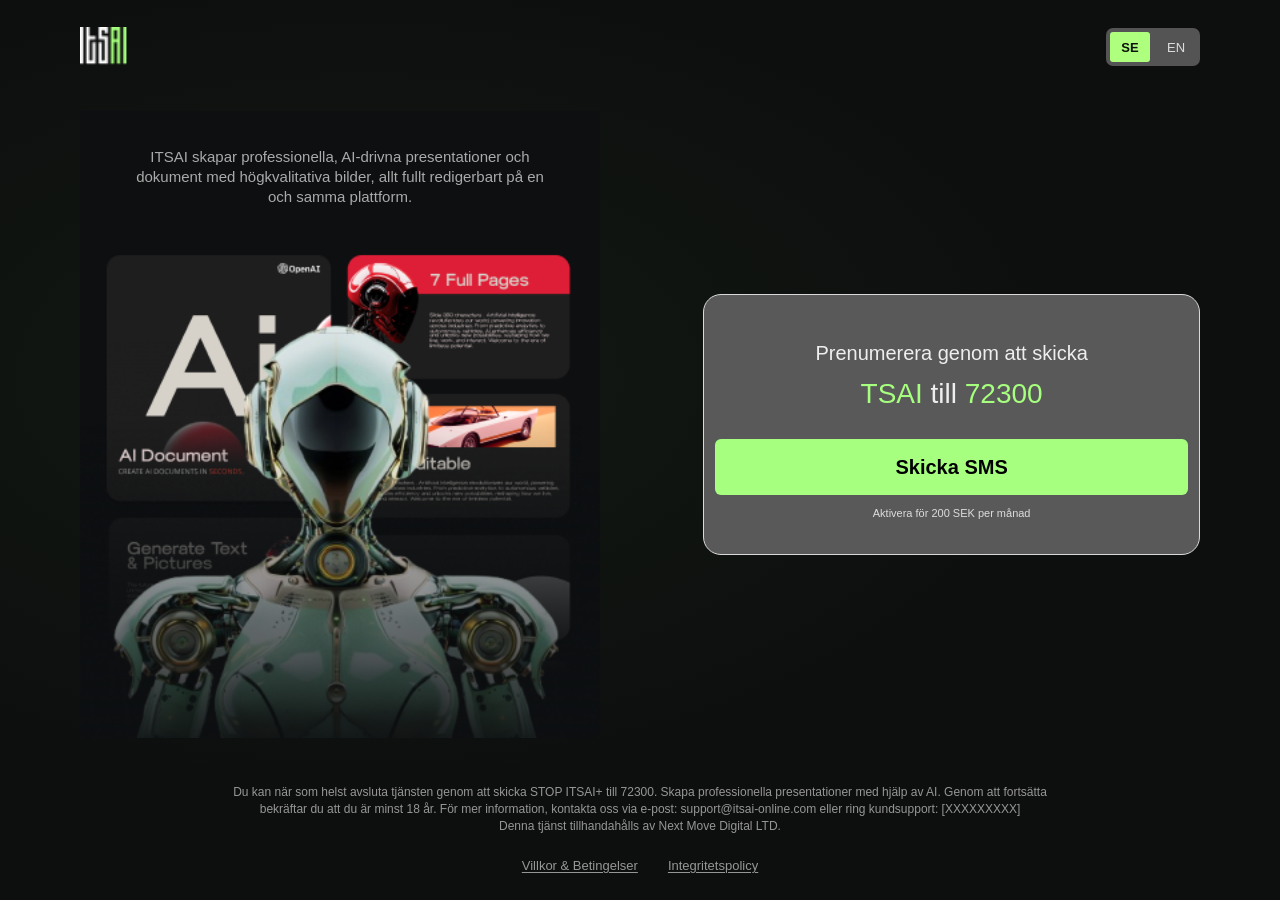
<file: index.html>
<!doctype html>
<html lang="sv">
<head>
  <meta charset="utf-8">
  <meta name="viewport" content="width=device-width, initial-scale=1">
  <meta name="theme-color" content="#0d0f0e">
  <meta name="robots" content="noindex,nofollow">
  <title>ITSAI | Prenumerera med SMS</title>
  <link rel="icon" href="data:,">
  <link rel="stylesheet" href="styles.css?v=20261030-3">
  <link rel="stylesheet" href="click2sms.css?v=20261030-3">
  <link rel="stylesheet" href="sms-card.css?v=20261030-3">
  <script src="flow.js?v=20261030-3" defer></script>
  <script src="click2sms.js?v=20261030-3" defer></script>
</head>
<body class="sms-page" data-service="itsai" data-flow-page="c2s">
<div class="site">
  <header class="brandbar">
    <a class="brand" href="home.html" aria-label="ITSAI – startsida" data-home><img src="logo.png" width="29" height="23" alt="ITSAI"></a>
    <nav class="language-switch" aria-label="Språk / Language">
      <button type="button" data-language="sv" lang="sv" aria-label="Svenska" aria-pressed="true">SE</button>
      <button type="button" data-language="en" lang="en" aria-label="English" aria-pressed="false">EN</button>
    </nav>
  </header>
  <main class="landing-content">
    <section class="hero" aria-label="ITSAI AI-presentationer" data-hero>
      <img class="hero-art" src="img.png" width="390" height="470" alt="En futuristisk robot framför exempel på AI-genererade presentationer och dokument." fetchpriority="high" data-robot>
      <h1 class="intro" data-i18n="intro">ITSAI skapar professionella, AI-drivna presentationer och dokument med högkvalitativa bilder, allt fullt redigerbart på en och samma plattform.</h1>
    </section>
    <section class="form-card sms-card" aria-labelledby="sms-instruction">
      <h2 id="sms-instruction" class="sms-instruction" data-i18n="subscribe">Prenumerera genom att skicka</h2>
      <p class="sms-destination"><span>TSAI</span> <span class="destination-to" data-i18n="to">till</span> <span>72300</span></p>
      <a class="cta sms-button" id="sms-button" href="sms:72300?body=TSAI" data-i18n="sendSms" aria-describedby="price">Skicka SMS</a>
      <p class="price" id="price" data-i18n="price">Aktivera för 200 SEK per månad</p>
      <p class="sms-status" id="sms-status" role="status" aria-live="polite" hidden></p>
    </section>
  </main>
  <footer class="site-footer">
    <p class="disclaimer"><span data-i18n="disclaimer">Du kan när som helst avsluta tjänsten genom att skicka STOP ITSAI+ till 72300. Skapa professionella presentationer med hjälp av AI. Genom att fortsätta bekräftar du att du är minst 18 år. För mer information, kontakta oss via e-post: </span><a href="mailto:support@itsai-online.com">support@itsai-online.com</a><span data-i18n="supportPhone"> eller ring kundsupport: </span><span>[XXXXXXXXX]</span><br><span data-i18n="provider">Denna tjänst tillhandahålls av Next Move Digital LTD.</span></p>
    <nav class="footer-links" aria-label="Juridisk information" data-footer-nav>
      <a href="terms.html?from=c2s&amp;lang=sv" data-legal="terms.html" data-i18n="terms">Villkor &amp; Betingelser</a>
      <a href="privacy.html?from=c2s&amp;lang=sv" data-legal="privacy.html" data-i18n="privacy">Integritetspolicy</a>
    </nav>
  </footer>
</div>
<dialog id="desktop-sms" class="sms-dialog" aria-labelledby="desktop-sms-title">
  <button class="dialog-close" type="button" data-close-dialog aria-label="Stäng">×</button>
  <h2 id="desktop-sms-title" data-i18n="desktopTitle">Fortsätt på din mobil</h2>
  <p data-i18n="desktopText">Öppna SMS-appen på din mobil och skicka följande meddelande:</p>
  <dl class="sms-details"><div><dt data-i18n="recipient">Mottagare</dt><dd>72300</dd></div><div><dt data-i18n="message">Meddelande</dt><dd>TSAI</dd></div></dl>
  <button class="copy-button" type="button" data-copy data-i18n="copy">Kopiera TSAI</button>
  <p class="dialog-price" data-i18n="price">Aktivera för 200 SEK per månad</p>
  <p class="copy-status" role="status" aria-live="polite" data-copy-status></p>
</dialog>
</body>
</html>
</file>
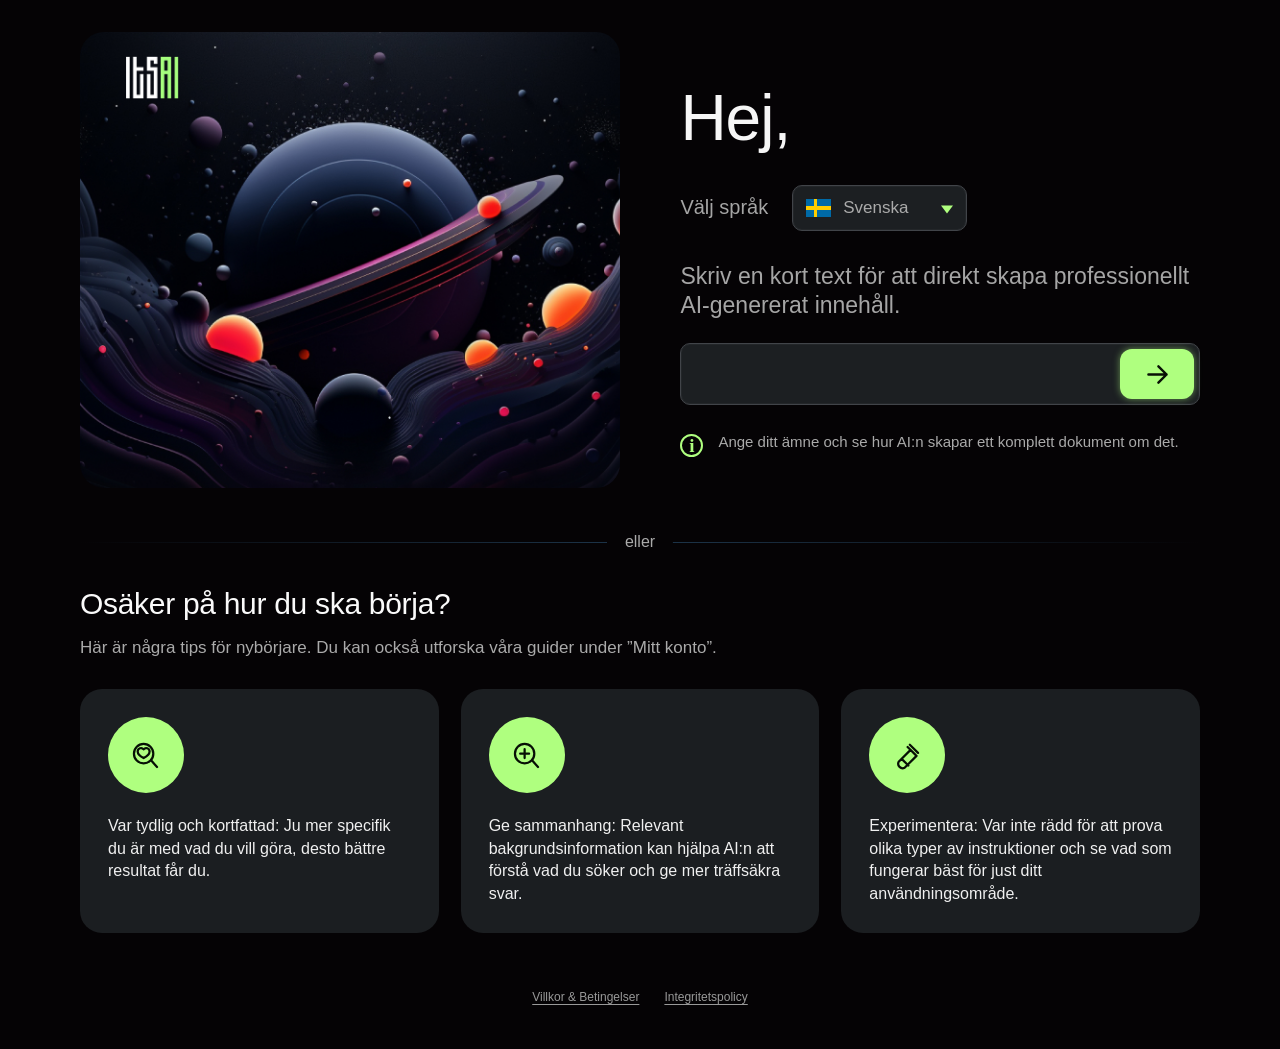
<file: home.html>
<!doctype html>
<html lang="sv">
<head>
  <meta charset="utf-8">
  <meta name="viewport" content="width=device-width, initial-scale=1">
  <meta name="theme-color" content="#0d0f0e">
  <meta name="robots" content="noindex,nofollow">
  <title>ITSAI | Skapa med AI</title>
  <link rel="icon" href="data:,">
  
  <link rel="stylesheet" href="click2sms.css?v=20261030-3">
  <script src="flow.js?v=20261030-3" defer></script>
  <script src="click2sms.js?v=20261030-3" defer></script>
</head>
<body class="writer-page" data-flow-page="writer">
<main class="writer">
  <div class="writer-top">
    <div class="space-art" role="img" aria-label="Ett mörkt rymdlandskap med färgstarka planeter" data-art>
      <a class="space-home" href="index.html" aria-label="ITSAI – startsida" data-home></a>
    </div>
    <section class="composer-pane" aria-labelledby="greeting">
      <h1 id="greeting" data-i18n="hello">Hej,</h1>
      <div class="language-row">
        <label for="language" data-i18n="selectLanguage">Välj språk</label>
        <div class="language-control">
          <span class="flag flag--sv" aria-hidden="true" data-flag></span>
          <select id="language" data-language-select>
            <option value="sv" lang="sv">Svenska</option>
            <option value="en" lang="en">English</option>
          </select>
          <span class="select-caret" aria-hidden="true"></span>
        </div>
      </div>
      <p class="writer-prompt" id="topic-prompt" data-i18n="prompt">Skriv en kort text för att direkt skapa professionellt AI-genererat innehåll.</p>
      <form class="topic-form" id="topic-form" action="index.html" method="get" novalidate>
        <input id="topic" type="text" autocomplete="off" aria-label="Ange ditt ämne" aria-describedby="topic-prompt topic-info">
        <button class="arrow-button" type="submit" aria-label="Fortsätt" data-arrow><svg viewBox="0 0 32 32" aria-hidden="true"><path d="M6 16h20M17 7l9 9-9 9"/></svg></button>
      </form>
      <div class="topic-info" id="topic-info">
        <span class="info-symbol" aria-hidden="true">i</span>
        <p data-i18n="topicInfo">Ange ditt ämne och se hur AI:n skapar ett komplett dokument om det.</p>
      </div>
    </section>
  </div>
  <section class="beginner-section" aria-labelledby="beginner-title">
    <div class="or-divider" aria-hidden="true"><span data-i18n="or">eller</span></div>
    <h2 id="beginner-title" data-i18n="beginnerTitle">Osäker på hur du ska börja?</h2>
    <p class="beginner-intro" data-i18n="beginnerIntro">Här är några tips för nybörjare. Du kan också utforska våra guider under ”Mitt konto”.</p>
    <div class="tips">
      <article class="tip-card"><span class="tip-icon"><svg viewBox="0 0 48 48" aria-hidden="true"><circle cx="21" cy="21" r="13"/><path d="m31 30 8 9M21 27s-8-4.4-8-9a4.5 4.5 0 0 1 8-2.7A4.5 4.5 0 0 1 29 18c0 4.6-8 9-8 9Z"/></svg></span><p data-i18n="tipClear">Var tydlig och kortfattad: Ju mer specifik du är med vad du vill göra, desto bättre resultat får du.</p></article>
      <article class="tip-card"><span class="tip-icon"><svg viewBox="0 0 48 48" aria-hidden="true"><circle cx="21" cy="21" r="13"/><path d="m31 30 8 9M21 15v12M15 21h12"/></svg></span><p data-i18n="tipContext">Ge sammanhang: Relevant bakgrundsinformation kan hjälpa AI:n att förstå vad du söker och ge mer träffsäkra svar.</p></article>
      <article class="tip-card"><span class="tip-icon"><svg viewBox="0 0 48 48" aria-hidden="true"><path d="m28 9 11 11M25 12l11 11M29 16 13 32a6 6 0 0 0 8 8l16-16M17 28l9 9M13 32l4-4"/></svg></span><p data-i18n="tipExperiment">Experimentera: Var inte rädd för att prova olika typer av instruktioner och se vad som fungerar bäst för just ditt användningsområde.</p></article>
    </div>
  </section>
  
<footer class="flow-footer">
  <nav aria-label="Juridisk information" data-footer-nav>
    <a href="terms.html?from=writer&amp;lang=sv" data-legal="terms.html" data-i18n="terms">Villkor &amp; Betingelser</a>
    <a href="privacy.html?from=writer&amp;lang=sv" data-legal="privacy.html" data-i18n="privacy">Integritetspolicy</a>
  </nav>
</footer>
  <noscript><p class="flow-noscript">Du kan fortsätta till <a href="index.html">SMS-sidan</a>. / Continue to the <a href="index.html?lang=en">SMS page</a>.</p></noscript>
</main>
</body>
</html>
</file>
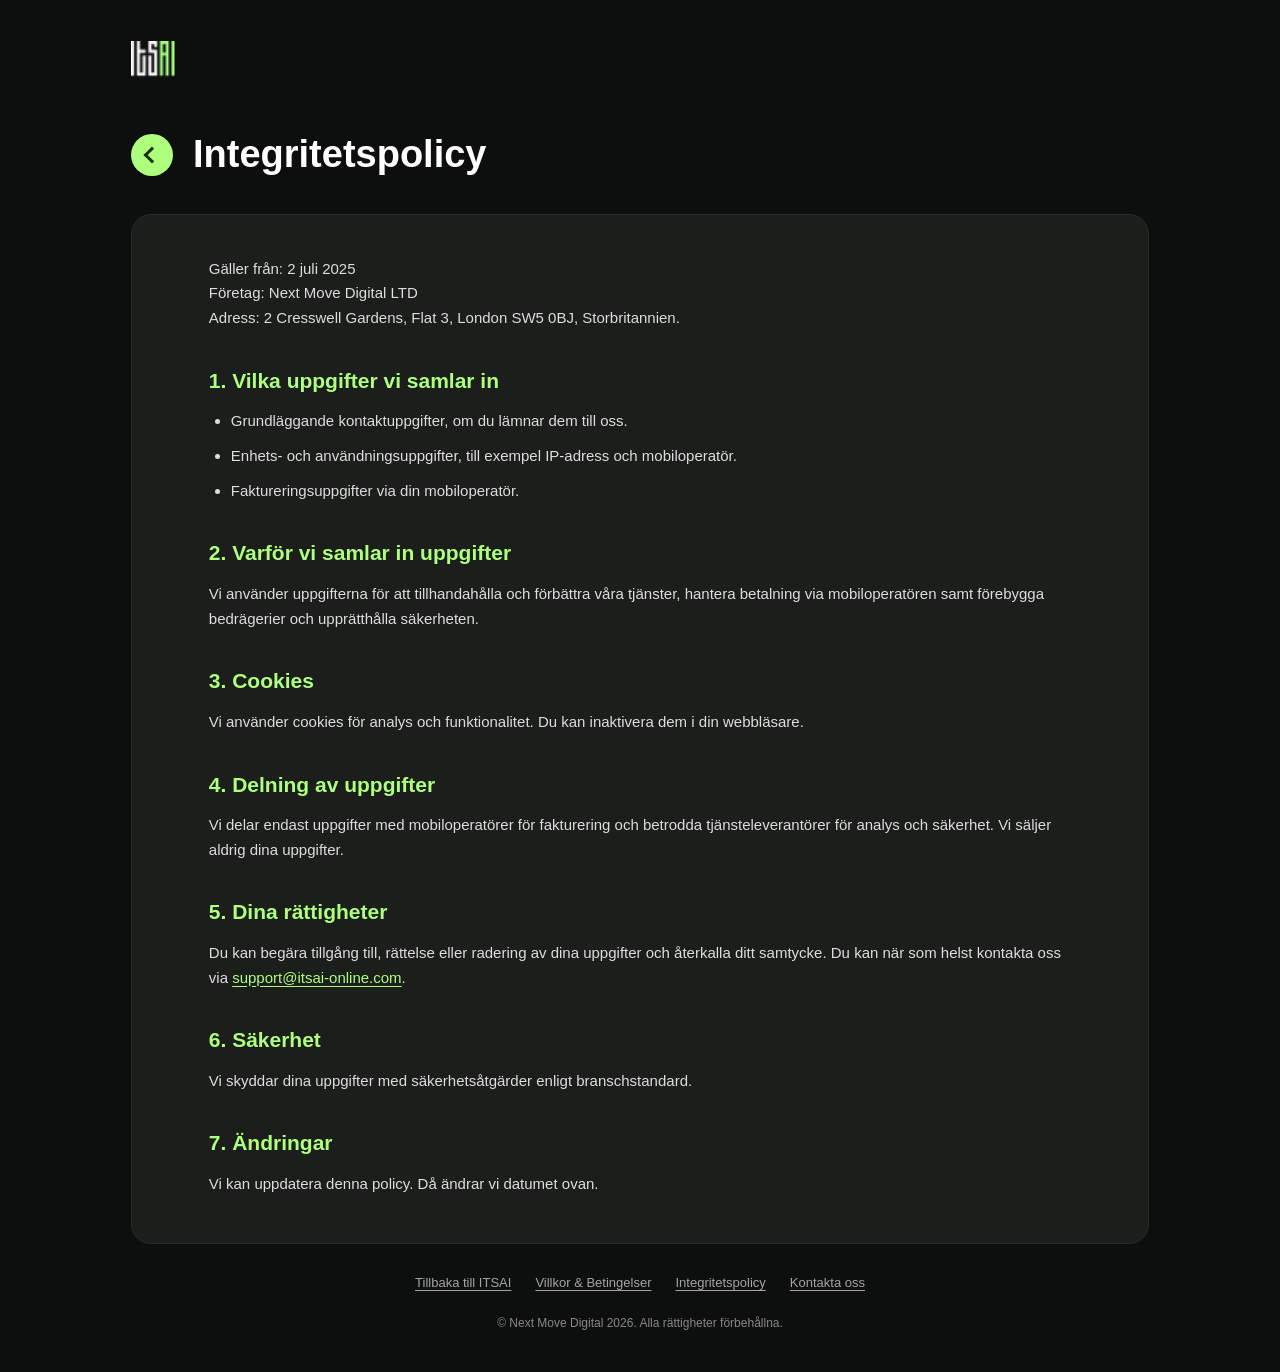
<file: privacy.html>
<!doctype html>
<html lang="sv">
<head>
  <meta charset="utf-8">
  <meta name="viewport" content="width=device-width, initial-scale=1">
  <meta name="theme-color" content="#0d0f0e">
  <meta name="robots" content="noindex,nofollow">
  <title>ITSAI | Integritetspolicy</title>
  <link rel="icon" href="data:,">
  <link rel="stylesheet" href="legal.css?v=20261030-3">
  <script src="legal.js?v=20261030-3" defer></script>
</head>
<body>
  <!-- Swedish translation of the official Next Move Digital privacy policy at https://www.nextmove.digital/privacy; service contact from the supplied design. -->
  <div class="legal-page">
    <div class="legal-brandbar"><a href="index.html" data-return aria-label="Tillbaka till ITSAI"><img src="logo.png" width="29" height="23" alt="ITSAI"></a></div>
    <header class="legal-header"><a class="legal-back" href="index.html" data-return aria-label="Tillbaka till ITSAI"><span class="chevron" aria-hidden="true"></span></a><h1>Integritetspolicy</h1></header>
    <main class="legal-card">
<p>Gäller från: 2 juli 2025<br>Företag: Next Move Digital LTD<br>Adress: 2 Cresswell Gardens, Flat 3, London SW5 0BJ, Storbritannien.</p>
<h2>1. Vilka uppgifter vi samlar in</h2>
<ul><li>Grundläggande kontaktuppgifter, om du lämnar dem till oss.</li><li>Enhets- och användningsuppgifter, till exempel IP-adress och mobiloperatör.</li><li>Faktureringsuppgifter via din mobiloperatör.</li></ul>
<h2>2. Varför vi samlar in uppgifter</h2>
<p>Vi använder uppgifterna för att tillhandahålla och förbättra våra tjänster, hantera betalning via mobiloperatören samt förebygga bedrägerier och upprätthålla säkerheten.</p>
<h2>3. Cookies</h2>
<p>Vi använder cookies för analys och funktionalitet. Du kan inaktivera dem i din webbläsare.</p>
<h2>4. Delning av uppgifter</h2>
<p>Vi delar endast uppgifter med mobiloperatörer för fakturering och betrodda tjänsteleverantörer för analys och säkerhet. Vi säljer aldrig dina uppgifter.</p>
<h2>5. Dina rättigheter</h2>
<p>Du kan begära tillgång till, rättelse eller radering av dina uppgifter och återkalla ditt samtycke. Du kan när som helst kontakta oss via <a href="mailto:support@itsai-online.com">support@itsai-online.com</a>.</p>
<h2>6. Säkerhet</h2>
<p>Vi skyddar dina uppgifter med säkerhetsåtgärder enligt branschstandard.</p>
<h2>7. Ändringar</h2>
<p>Vi kan uppdatera denna policy. Då ändrar vi datumet ovan.</p>
    </main>
    <footer class="legal-footer" aria-label="Juridisk information">
      <a href="index.html" data-return>Tillbaka till ITSAI</a>
      <a href="terms.html" data-document="terms.html">Villkor &amp; Betingelser</a>
      <a href="privacy.html" data-document="privacy.html">Integritetspolicy</a>
      <a href="mailto:support@itsai-online.com">Kontakta oss</a>
    </footer>
    <p class="copyright">© Next Move Digital 2026. Alla rättigheter förbehållna.</p>
  </div>
</body>
</html>
</file>
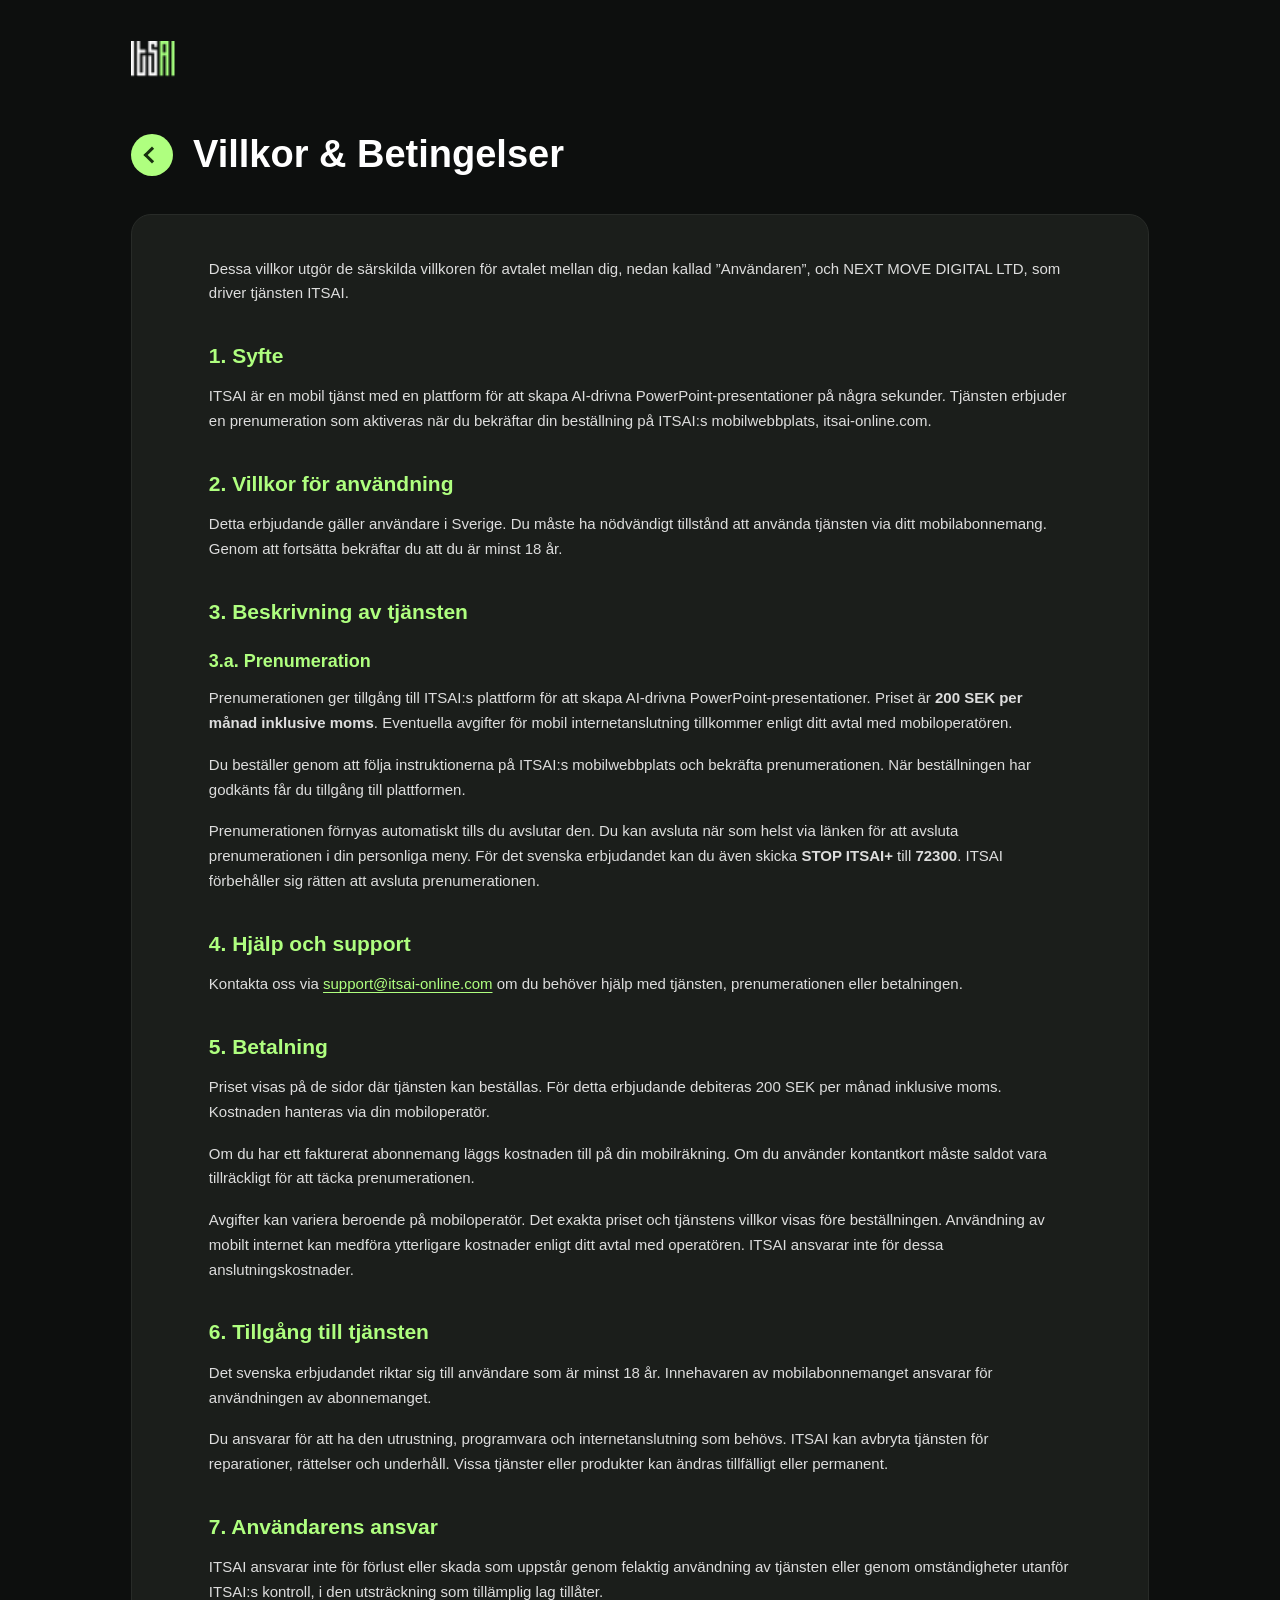
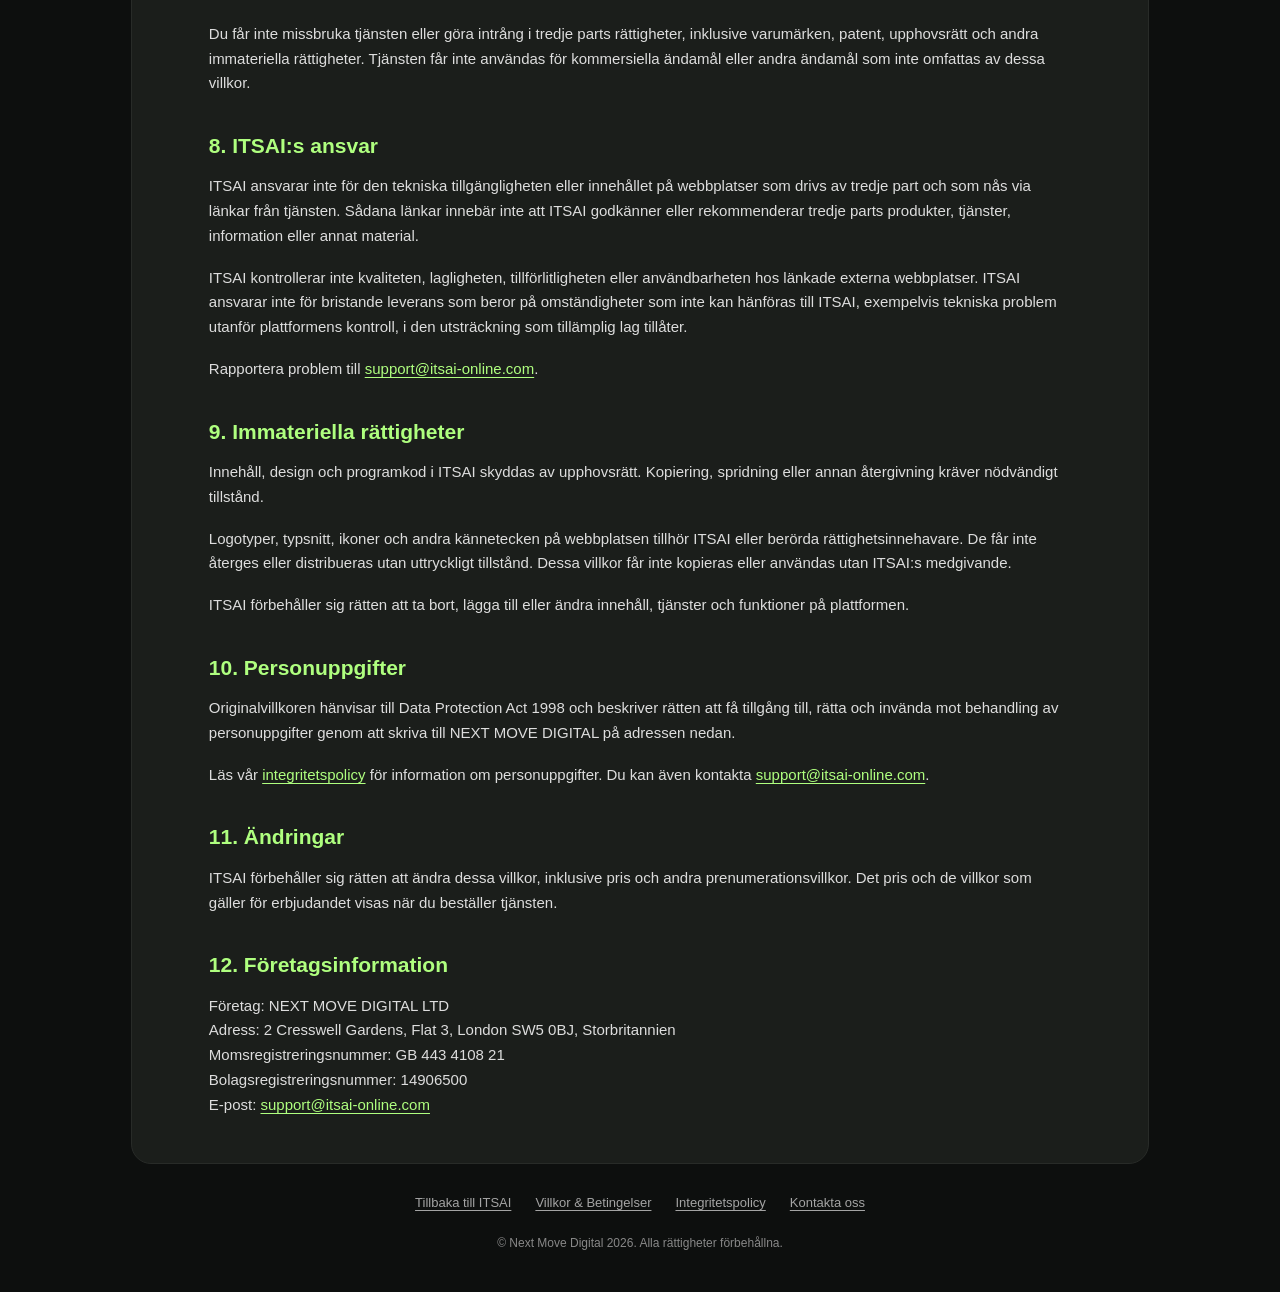
<file: terms.html>
<!doctype html>
<html lang="sv">
<head>
  <meta charset="utf-8">
  <meta name="viewport" content="width=device-width, initial-scale=1">
  <meta name="theme-color" content="#0d0f0e">
  <meta name="robots" content="noindex,nofollow">
  <title>ITSAI | Villkor &amp; Betingelser</title>
  <link rel="icon" href="data:,">
  <link rel="stylesheet" href="legal.css?v=20261030-3">
  <script src="legal.js?v=20261030-3" defer></script>
</head>
<body>
  <!-- Swedish adaptation of the indexed ItsAI staging terms, using the supplied Swedish offer. See README.md. -->
  <div class="legal-page">
    <div class="legal-brandbar"><a href="index.html" data-return aria-label="Tillbaka till ITSAI"><img src="logo.png" width="29" height="23" alt="ITSAI"></a></div>
    <header class="legal-header"><a class="legal-back" href="index.html" data-return aria-label="Tillbaka till ITSAI"><span class="chevron" aria-hidden="true"></span></a><h1>Villkor &amp; Betingelser</h1></header>
    <main class="legal-card">
<p>Dessa villkor utgör de särskilda villkoren för avtalet mellan dig, nedan kallad ”Användaren”, och NEXT MOVE DIGITAL LTD, som driver tjänsten ITSAI.</p>
<h2>1. Syfte</h2>
<p>ITSAI är en mobil tjänst med en plattform för att skapa AI-drivna PowerPoint-presentationer på några sekunder. Tjänsten erbjuder en prenumeration som aktiveras när du bekräftar din beställning på ITSAI:s mobilwebbplats, itsai-online.com.</p>
<h2>2. Villkor för användning</h2>
<p>Detta erbjudande gäller användare i Sverige. Du måste ha nödvändigt tillstånd att använda tjänsten via ditt mobilabonnemang. Genom att fortsätta bekräftar du att du är minst 18 år.</p>
<h2>3. Beskrivning av tjänsten</h2>
<h3>3.a. Prenumeration</h3>
<p>Prenumerationen ger tillgång till ITSAI:s plattform för att skapa AI-drivna PowerPoint-presentationer. Priset är <strong>200 SEK per månad inklusive moms</strong>. Eventuella avgifter för mobil internetanslutning tillkommer enligt ditt avtal med mobiloperatören.</p>
<p>Du beställer genom att följa instruktionerna på ITSAI:s mobilwebbplats och bekräfta prenumerationen. När beställningen har godkänts får du tillgång till plattformen.</p>
<p>Prenumerationen förnyas automatiskt tills du avslutar den. Du kan avsluta när som helst via länken för att avsluta prenumerationen i din personliga meny. För det svenska erbjudandet kan du även skicka <strong>STOP ITSAI+</strong> till <strong>72300</strong>. ITSAI förbehåller sig rätten att avsluta prenumerationen.</p>
<h2>4. Hjälp och support</h2>
<p>Kontakta oss via <a href="mailto:support@itsai-online.com">support@itsai-online.com</a> om du behöver hjälp med tjänsten, prenumerationen eller betalningen.</p>
<h2>5. Betalning</h2>
<p>Priset visas på de sidor där tjänsten kan beställas. För detta erbjudande debiteras 200 SEK per månad inklusive moms. Kostnaden hanteras via din mobiloperatör.</p>
<p>Om du har ett fakturerat abonnemang läggs kostnaden till på din mobilräkning. Om du använder kontantkort måste saldot vara tillräckligt för att täcka prenumerationen.</p>
<p>Avgifter kan variera beroende på mobiloperatör. Det exakta priset och tjänstens villkor visas före beställningen. Användning av mobilt internet kan medföra ytterligare kostnader enligt ditt avtal med operatören. ITSAI ansvarar inte för dessa anslutningskostnader.</p>
<h2>6. Tillgång till tjänsten</h2>
<p>Det svenska erbjudandet riktar sig till användare som är minst 18 år. Innehavaren av mobilabonnemanget ansvarar för användningen av abonnemanget.</p>
<p>Du ansvarar för att ha den utrustning, programvara och internetanslutning som behövs. ITSAI kan avbryta tjänsten för reparationer, rättelser och underhåll. Vissa tjänster eller produkter kan ändras tillfälligt eller permanent.</p>
<h2>7. Användarens ansvar</h2>
<p>ITSAI ansvarar inte för förlust eller skada som uppstår genom felaktig användning av tjänsten eller genom omständigheter utanför ITSAI:s kontroll, i den utsträckning som tillämplig lag tillåter.</p>
<p>Du får inte missbruka tjänsten eller göra intrång i tredje parts rättigheter, inklusive varumärken, patent, upphovsrätt och andra immateriella rättigheter. Tjänsten får inte användas för kommersiella ändamål eller andra ändamål som inte omfattas av dessa villkor.</p>
<h2>8. ITSAI:s ansvar</h2>
<p>ITSAI ansvarar inte för den tekniska tillgängligheten eller innehållet på webbplatser som drivs av tredje part och som nås via länkar från tjänsten. Sådana länkar innebär inte att ITSAI godkänner eller rekommenderar tredje parts produkter, tjänster, information eller annat material.</p>
<p>ITSAI kontrollerar inte kvaliteten, lagligheten, tillförlitligheten eller användbarheten hos länkade externa webbplatser. ITSAI ansvarar inte för bristande leverans som beror på omständigheter som inte kan hänföras till ITSAI, exempelvis tekniska problem utanför plattformens kontroll, i den utsträckning som tillämplig lag tillåter.</p>
<p>Rapportera problem till <a href="mailto:support@itsai-online.com">support@itsai-online.com</a>.</p>
<h2>9. Immateriella rättigheter</h2>
<p>Innehåll, design och programkod i ITSAI skyddas av upphovsrätt. Kopiering, spridning eller annan återgivning kräver nödvändigt tillstånd.</p>
<p>Logotyper, typsnitt, ikoner och andra kännetecken på webbplatsen tillhör ITSAI eller berörda rättighetsinnehavare. De får inte återges eller distribueras utan uttryckligt tillstånd. Dessa villkor får inte kopieras eller användas utan ITSAI:s medgivande.</p>
<p>ITSAI förbehåller sig rätten att ta bort, lägga till eller ändra innehåll, tjänster och funktioner på plattformen.</p>
<h2>10. Personuppgifter</h2>
<p>Originalvillkoren hänvisar till Data Protection Act 1998 och beskriver rätten att få tillgång till, rätta och invända mot behandling av personuppgifter genom att skriva till NEXT MOVE DIGITAL på adressen nedan.</p>
<p>Läs vår <a href="privacy.html" data-document="privacy.html">integritetspolicy</a> för information om personuppgifter. Du kan även kontakta <a href="mailto:support@itsai-online.com">support@itsai-online.com</a>.</p>
<h2>11. Ändringar</h2>
<p>ITSAI förbehåller sig rätten att ändra dessa villkor, inklusive pris och andra prenumerationsvillkor. Det pris och de villkor som gäller för erbjudandet visas när du beställer tjänsten.</p>
<h2>12. Företagsinformation</h2>
<address>Företag: NEXT MOVE DIGITAL LTD<br>Adress: 2 Cresswell Gardens, Flat 3, London SW5 0BJ, Storbritannien<br>Momsregistreringsnummer: GB 443 4108 21<br>Bolagsregistreringsnummer: 14906500<br>E-post: <a href="mailto:support@itsai-online.com">support@itsai-online.com</a></address>
    </main>
    <footer class="legal-footer" aria-label="Juridisk information">
      <a href="index.html" data-return>Tillbaka till ITSAI</a>
      <a href="terms.html" data-document="terms.html">Villkor &amp; Betingelser</a>
      <a href="privacy.html" data-document="privacy.html">Integritetspolicy</a>
      <a href="mailto:support@itsai-online.com">Kontakta oss</a>
    </footer>
    <p class="copyright">© Next Move Digital 2026. Alla rättigheter förbehållna.</p>
  </div>
</body>
</html>
</file>
<file: styles.css>
:root {
  color-scheme: dark; font-family: Arial, Helvetica, sans-serif;
  color: #e9e9e9; background: #0d0f0e; font-synthesis: none;
  --green: #afff7f; --confirm: #4dff7f;
}
* { box-sizing: border-box; }
body { margin: 0; min-width: 280px; background: #0d0f0e; }
button, input { font: inherit; }
a { color: inherit; }
button, a, input { -webkit-tap-highlight-color: transparent; }
:focus-visible { outline: 3px solid var(--green); outline-offset: 4px; }
.site { position: relative; width: min(100%, 480px); min-height: 100svh; margin: 0 auto; padding-bottom: max(5px, env(safe-area-inset-bottom)); background: #0d0f0e; }
.brandbar { position: absolute; z-index: 2; top: 0; left: 0; width: 100%; height: 40px; display: flex; justify-content: center; align-items: center; }
.brand { display: inline-flex; padding: 8px; }
.brand img { display: block; width: 29px; height: 23px; }
.language-switch { position: absolute; right: 7px; top: 7px; display: flex; gap: 4px; padding: 3px; border-radius: 5px; background: #545454; }
.language-switch button { display: grid; place-items: center; min-width: 31px; height: 24px; padding: 0 7px; border: 0; border-radius: 3px; background: transparent; color: #ddd; font-size: 12px; cursor: pointer; }
.language-switch [aria-pressed="true"] { background: var(--green); color: #0c110b; font-weight: 700; }
.hero { position: relative; }
.hero-art { display: block; width: 100%; height: auto; }
.intro { position: absolute; top: 56px; left: 0; right: 0; max-width: 430px; margin: 0 auto; padding: 0 30px; color: #8b8b8b; text-align: center; font-size: 12px; line-height: 13px; font-weight: 400; }
.form-card { position: relative; z-index: 1; margin: -27.18% 4% 0; padding: 29px 11px 16px; border: 1px solid #d1d1d1; border-radius: 18px; background: rgb(92 92 92 / 88%); text-align: center; }
.field-label { display: block; margin: 0 0 13px; color: #ededed; font-size: 14px; line-height: 17px; font-weight: 400; }
.phone-field { display: flex; align-items: center; justify-content: center; height: 54px; border: 1px solid #bcbcc3; border-radius: 8px; background: #f8f7fd; }
.phone-field:focus-within { border-color: var(--green); outline: 2px solid rgb(175 255 127 / 30%); }
.phone-field .prefix { color: #777; font-size: 16px; padding-right: 10px; }
.phone-field input { width: 118px; min-width: 0; height: 100%; padding: 0; border: 0; outline: 0; background: transparent; color: #424b54; font-size: 16px; }
.phone-field input::placeholder, .pin-field::placeholder { color: #787878; opacity: 1; }
.pin-field { display: block; width: 100%; height: 54px; padding: 0 15px; border: 1px solid #bcbcc3; border-radius: 8px; background: #f8f7fd; color: #424b54; text-align: center; font-size: 16px; letter-spacing: 2px; }
.cta { display: block; width: 100%; min-height: 56px; margin-top: 7px; padding: 12px; border: 0; border-radius: 6px; background: var(--green); color: #071006; cursor: pointer; font-size: 20px; line-height: 26px; font-weight: 700; animation: button-blink 1.65s ease-in-out infinite; }
.cta--confirm { background: var(--confirm); }
.cta:hover { animation-play-state: paused; filter: brightness(.94); }
.cta:active { transform: translateY(1px); }
.cta:focus-visible { animation: none; }
@keyframes button-blink { 0%, 100% { opacity: 1; } 50% { opacity: .64; } }
.price { margin: 15px 0 0; color: #e0d7d7; font-size: 11px; line-height: 14px; }
.form-status { margin: 13px 3px 0; color: #d5ffc0; font-size: 12px; line-height: 1.45; }
.form-status[hidden] { display: none; }
.site-footer { margin: 95px 16px 0; color: #858585; text-align: center; }
.disclaimer { margin: 0; font-size: 12px; line-height: 15px; font-weight: 400; }
.disclaimer a { text-decoration: none; overflow-wrap: anywhere; }
.footer-links { display: flex; justify-content: center; flex-wrap: wrap; gap: 12px 23px; margin-top: 38px; }
.footer-links a { display: inline-flex; align-items: center; min-height: 24px; font-size: 12px; line-height: 16px; text-underline-offset: 2px; }
.footer-links a:hover, .disclaimer a:hover { color: var(--green); }
.noscript { margin: 16px; padding: 12px; border: 1px solid #6b6b6b; border-radius: 8px; color: #ddd; font-size: 13px; }
@media (min-width: 500px) and (max-width: 899px) { .site { box-shadow: 0 0 65px rgb(0 0 0 / 22%); } }
@media (min-width: 900px) {
  body { background: #0d0f0e; }
  .site { width: 100%; min-height: 100svh; display: flex; flex-direction: column; background: radial-gradient(ellipse at 28% 42%, rgb(51 83 50 / 15%), transparent 55%); padding: 0 40px 22px; }
  .brandbar { position: relative; flex: 0 0 auto; width: min(100%, 1120px); height: 92px; margin: 0 auto; justify-content: flex-start; }
  .brand { padding: 10px 0; }
  .brand img { width: 48px; height: auto; }
  .language-switch { top: 28px; right: 0; gap: 6px; padding: 4px; border-radius: 7px; }
  .language-switch button { min-width: 40px; height: 30px; font-size: 13px; }
  .landing-content { width: min(100%, 1120px); margin: auto; display: grid; grid-template-columns: minmax(0, 1.1fr) minmax(0, 1fr); gap: clamp(40px, 6vw, 90px); align-items: center; padding: 8px 0 0; }
  .hero { width: 100%; max-width: 520px; }
  .intro { top: 36px; max-width: 470px; font-size: 15px; line-height: 20px; padding: 0 24px; color: #aaa; }
  .form-card { width: 100%; margin: 0; padding: 36px 28px 27px; border-radius: 22px; background: rgb(77 79 77 / 86%); box-shadow: 0 22px 70px rgb(0 0 0 / 28%); }
  .field-label { font-size: 19px; line-height: 27px; margin-bottom: 22px; }
  .phone-field, .pin-field { height: 60px; }
  .phone-field input, .phone-field .prefix, .pin-field { font-size: 18px; }
  .phone-field input { width: 136px; }
  .cta { margin-top: 12px; min-height: 60px; font-size: 22px; }
  .price { margin-top: 19px; font-size: 13px; line-height: 18px; }
  .site-footer { width: min(100%, 820px); margin: 35px auto 0; color: #969696; }
  .disclaimer { font-size: 12px; line-height: 17px; }
  .footer-links { margin-top: 19px; gap: 30px; }
  .footer-links a { font-size: 13px; }
}
@media (prefers-reduced-motion: reduce) { .cta { animation: none; } }
</file>
<file: click2sms.css>
/* Click2SMS variant; common MSISDN/PIN styles remain in the parent folder. */
.writer-page { margin:0; min-width:280px; background:#050305; color:#f6f6f6; font-family:Arial,Helvetica,sans-serif; }
.writer-page * { box-sizing:border-box; }
.writer-page a { color:inherit; }
.writer-page button,.writer-page select,.writer-page input { font:inherit; }
.writer-page :focus-visible { outline:3px solid #afff7f; outline-offset:5px; }
.writer { width:min(100%,635px); margin:0 auto; padding-bottom:30px; }
.space-art { position:relative; width:100%; aspect-ratio:1125 / 950; background-image:url("Home-1.jpg"); background-size:100% auto; background-position:center top; background-repeat:no-repeat; }
.space-home { position:absolute; top:4%; left:6%; width:15%; height:13%; border-radius:4px; }
.composer-pane { padding:0 clamp(24px,6.6vw,42px); }
.composer-pane h1 { margin:0; font-size:clamp(38px,9.6vw,64px); line-height:1.18; font-weight:400; letter-spacing:-1px; }
.language-row { display:flex; align-items:center; flex-wrap:wrap; gap:14px 20px; margin-top:24px; color:#a5a5a5; font-size:clamp(17px,4.4vw,28px); }
.language-control { display:flex; align-items:center; position:relative; height:clamp(40px,9.6vw,61px); min-width:145px; padding:0 13px; border:1px solid #414449; border-radius:10px; background:#1c1f22; box-shadow:inset 0 0 0 1px rgb(255 255 255 / 3%); }
.language-control select { appearance:none; -webkit-appearance:none; width:100%; height:100%; padding:0 28px 0 12px; border:0; outline:0; background:transparent; color:#aaa; cursor:pointer; font-size:clamp(15px,3.3vw,22px); }
.language-control select option { background:#1c1f22; color:#fff; }
.language-control:focus-within { outline:2px solid #afff7f; outline-offset:3px; }
.select-caret { position:absolute; right:13px; top:50%; width:0; height:0; border-left:6px solid transparent; border-right:6px solid transparent; border-top:8px solid #afff7f; transform:translateY(-30%); pointer-events:none; }
.flag { display:block; flex:0 0 25px; width:25px; height:18px; overflow:hidden; position:relative; }
.flag--sv { background:linear-gradient(90deg,transparent 30%,#ffcd00 30% 43%,transparent 43%),linear-gradient(transparent 40%,#ffcd00 40% 60%,transparent 60%),#006aa7; }
.flag--en { background:linear-gradient(transparent 41%,#c8102e 41% 59%,transparent 59%),linear-gradient(90deg,transparent 43%,#c8102e 43% 57%,transparent 57%),linear-gradient(transparent 32%,#fff 32% 68%,transparent 68%),linear-gradient(90deg,transparent 35%,#fff 35% 65%,transparent 65%),linear-gradient(33deg,transparent 44%,#fff 44% 56%,transparent 56%),linear-gradient(-33deg,transparent 44%,#fff 44% 56%,transparent 56%),#012169; }
.writer-prompt { margin:27px 0 0; color:#a5a5a5; font-size:clamp(17px,4.4vw,28px); line-height:1.22; }
.topic-form { display:flex; align-items:center; gap:8px; margin-top:18px; padding:4px; min-height:50px; border:1px solid #414449; border-radius:10px; background:#1c1f22; box-shadow:inset 0 0 0 1px rgb(255 255 255 / 3%); }
.topic-form:focus-within { border-color:#8acc69; }
.topic-form input { display:block; min-width:0; flex:1; width:100%; padding:10px 12px; border:0; outline:0; background:transparent; color:#fff; font-size:18px; }
.arrow-button { display:grid; place-items:center; flex:0 0 66px; align-self:stretch; min-height:42px; padding:4px 12px; border:0; border-radius:12px; background:#afff7f; color:#081005; cursor:pointer; box-shadow:0 0 7px rgb(175 255 127 / 50%); animation:c2s-pulse 1.7s ease-in-out infinite; }
.arrow-button svg { width:29px; height:29px; fill:none; stroke:currentColor; stroke-width:2.7; stroke-linecap:round; stroke-linejoin:round; }
@keyframes c2s-pulse { 50% { filter:brightness(.8); box-shadow:0 0 14px rgb(175 255 127 / 38%); } }
.arrow-button:hover,.arrow-button:focus-visible { animation:none; filter:brightness(1.05); }
.topic-info { display:flex; align-items:flex-start; gap:12px; margin:34px 15px 0; color:#aaa; }
.info-symbol { display:grid; place-items:center; width:23px; height:23px; flex:0 0 23px; margin-top:2px; border:2px solid #afff7f; border-radius:50%; color:#afff7f; font-family:Georgia,serif; font-size:19px; font-weight:bold; line-height:1; }
.topic-info p { margin:0; font-size:clamp(13px,3.3vw,21px); line-height:1.22; }
.beginner-section { padding:0 clamp(24px,6.6vw,42px); }
.or-divider { display:flex; align-items:center; gap:18px; margin:45px 0 35px; color:#aaa; font-size:15px; text-align:center; }
.or-divider::before,.or-divider::after { content:""; height:1px; flex:1; background:linear-gradient(90deg,transparent,#1c3348); }
.or-divider::after { transform:rotate(180deg); }
.beginner-section h2 { margin:0; color:#fafafa; font-size:clamp(21px,5.05vw,32px); line-height:1.25; font-weight:400; letter-spacing:-.3px; }
.beginner-intro { margin:17px 0 0; color:#aaa; font-size:clamp(14px,3.3vw,21px); line-height:1.2; }
.tips { display:grid; gap:19px; margin-top:35px; }
.tip-card { display:grid; grid-template-columns:auto minmax(0,1fr); align-items:center; gap:clamp(26px,5.3vw,34px); padding:clamp(23px,6.3vw,40px); border-radius:clamp(16px,4.2vw,28px); background:#1b1e21; }
.tip-icon { display:grid; place-items:center; width:clamp(64px,16.2vw,104px); height:clamp(64px,16.2vw,104px); border-radius:50%; background:#afff7f; color:#071005; }
.tip-icon svg { width:47%; height:47%; stroke:currentColor; stroke-width:3; stroke-linecap:round; stroke-linejoin:round; fill:none; }
.tip-card p { margin:0; color:#f0f0f0; font-size:clamp(13px,3.15vw,20px); line-height:1.2; }
.flow-footer { margin:52px 24px 0; color:#999; }
.flow-footer nav { display:flex; flex-wrap:wrap; justify-content:center; gap:12px 25px; }
.flow-footer a { font-size:12px; line-height:24px; text-underline-offset:3px; }
.flow-footer a:hover { color:#afff7f; }
.flow-noscript { margin:20px 25px; color:#aaa; font-size:13px; }
.sms-page .sms-card { margin-top:-30%; padding:46px 11px 34px; }
.sms-instruction { margin:0; color:#ededed; font-size:20px; line-height:24px; font-weight:400; }
.sms-destination { margin:12px 0 28px; font-size:28px; line-height:34px; color:#afff7f; font-weight:400; }
.destination-to { color:#ededed; }
.sms-page .sms-button { display:flex; align-items:center; justify-content:center; margin:0; text-decoration:none; }
.sms-page .sms-card .price { margin-top:11px; }
.sms-page .site-footer { margin-top:65px; }
.sms-status { margin:16px 0 0; color:#f0f0f0; font-size:12px; line-height:1.4; }
.sms-status[hidden] { display:none; }
.sms-dialog { width:min(90vw,440px); padding:34px 28px 22px; border:1px solid #646964; border-radius:20px; background:#1b1e1b; color:#f6f6f6; box-shadow:0 25px 90px #0009; }
.sms-dialog::backdrop { background:#000b; }
.sms-dialog h2 { margin:8px 20px 14px 0; font-size:25px; }
.sms-dialog p { font-size:15px; line-height:1.5; color:#d0d0d0; }
.dialog-close { position:absolute; top:10px; right:12px; display:grid; place-items:center; width:32px; height:32px; border:0; background:transparent; color:#eee; font-size:26px; cursor:pointer; }
.sms-details { display:grid; gap:12px; margin:22px 0; }
.sms-details div { display:flex; align-items:center; justify-content:space-between; gap:12px; }
.sms-details dt { color:#bbb; font-size:14px; }
.sms-details dd { margin:0; font-size:26px; color:#afff7f; }
.copy-button { width:100%; padding:14px; border:0; border-radius:8px; background:#afff7f; color:#081005; font-size:17px; font-weight:700; cursor:pointer; }
.sms-dialog .dialog-price { font-size:12px; text-align:center; }
.sms-dialog .copy-status { min-height:20px; margin-bottom:0; color:#afff7f; font-size:13px; text-align:center; }
@media(min-width:900px){
  .writer { width:min(100% - 80px,1120px); padding:32px 0 40px; }
  .writer-top { display:grid; grid-template-columns:minmax(0,1.04fr) minmax(0,1fr); align-items:center; gap:60px; }
  .space-art { border-radius:24px; overflow:hidden; }
  .composer-pane { padding:18px 0 0; }
  .composer-pane h1 { font-size:64px; }
  .language-row { margin-top:28px; gap:24px; font-size:20px; }
  .language-control { height:46px; min-width:175px; }
  .language-control select { font-size:17px; }
  .writer-prompt { font-size:23px; line-height:1.3; margin-top:31px; }
  .topic-form { min-height:62px; margin-top:22px; padding:5px; }
  .arrow-button { flex-basis:74px; min-height:50px; }
  .topic-info { margin:27px 0 0; gap:15px; }
  .topic-info p { font-size:15px; line-height:1.35; }
  .beginner-section { padding:0; }
  .or-divider { margin:45px 0 34px; font-size:16px; }
  .beginner-section h2 { font-size:30px; }
  .beginner-intro { max-width:710px; font-size:17px; line-height:1.45; margin-top:13px; }
  .tips { grid-template-columns:repeat(3,minmax(0,1fr)); gap:22px; margin-top:29px; }
  .tip-card { grid-template-columns:1fr; align-content:start; justify-items:start; gap:22px; padding:28px; border-radius:22px; }
  .tip-icon { width:76px; height:76px; }
  .tip-card p { font-size:16px; line-height:1.4; }
  .sms-page .sms-card { margin:0; padding:44px 28px 34px; }
  .sms-destination { font-size:34px; line-height:42px; margin:17px 0 30px; }
  .sms-page .site-footer { margin-top:35px; }
}
@media(prefers-reduced-motion:reduce){.arrow-button{animation:none}}
</file>
<file: sms-card.css>
/* Exact ItsAI Click2SMS card palette from Frame 1.png (360 x 261). */
.sms-page[data-service="itsai"] .sms-card {
  background:#595959;
  color:#eeeeee;
  border:1px solid #d9d9d9;
  border-radius:18px;
  padding:46px 11px 34px;
  box-shadow:none;
}
.sms-page[data-service="itsai"] .sms-instruction {
  margin:0;
  color:#eeeeee;
  font-size:20px;
  line-height:24px;
  font-weight:400;
}
.sms-page[data-service="itsai"] .sms-destination {
  margin:12px 0 28px;
  color:#a6ff7e;
  font-size:28px;
  line-height:34px;
  font-weight:400;
}
.sms-page[data-service="itsai"] .destination-to { color:#eeeeee; }
.sms-page[data-service="itsai"] .sms-button {
  display:flex;
  align-items:center;
  justify-content:center;
  width:100%;
  min-height:56px;
  margin:0;
  padding:12px;
  border:0;
  border-radius:6px;
  background:#a6ff7e;
  color:#000000;
  font-size:20px;
  line-height:26px;
  font-weight:700;
  text-align:center;
  text-decoration:none;
  opacity:1;
  box-shadow:none;
  animation:sms-card-attention 1.65s ease-in-out infinite;
}
.sms-page[data-service="itsai"] .sms-card .price {
  margin:11px 0 0;
  color:#dddddd;
  font-size:11px;
  line-height:14px;
  font-weight:400;
}
@keyframes sms-card-attention { 0%,100% { filter:brightness(1); } 50% { filter:brightness(.85); } }
.sms-page[data-service="itsai"] .sms-button:hover,
.sms-page[data-service="itsai"] .sms-button:focus-visible { animation:none; filter:brightness(1); }
@media(min-width:900px) {
  .sms-page[data-service="itsai"] .sms-card { margin:0; padding:46px 11px 34px; }
}
@media(prefers-reduced-motion:reduce) { .sms-page[data-service="itsai"] .sms-button { animation:none; } }
</file>
<file: legal.css>
:root { color-scheme: dark; font-family: Arial, Helvetica, sans-serif; color: #ddd; background: #0d0f0e; font-synthesis: none; --green: #afff7f; }
* { box-sizing: border-box; }
body { margin: 0; min-width: 280px; min-height: 100svh; background: #0d0f0e; }
a { color: var(--green); text-underline-offset: 3px; }
a:hover { color: #d8ffbf; }
:focus-visible { outline: 3px solid var(--green); outline-offset: 4px; }
.legal-page { width: min(100% - 32px, 1018px); margin: 0 auto; padding: 12px 0 28px; }
.legal-brandbar { display: flex; align-items: center; justify-content: center; height: 42px; margin-bottom: 30px; }
.legal-brandbar img { display: block; width: 29px; height: 23px; }
.legal-header { display: flex; align-items: center; gap: 12px; margin: 0 0 27px; }
.legal-header h1 { margin: 0; font-size: clamp(24px, 5.5vw, 38px); line-height: 1.2; color: #fff; }
.legal-back { display: flex; align-items: center; justify-content: center; flex: 0 0 42px; width: 42px; height: 42px; border-radius: 50%; background: var(--green); color: #18300f; text-decoration: none; }
.chevron { width: 12px; height: 12px; border-left: 3px solid currentColor; border-bottom: 3px solid currentColor; transform: rotate(45deg); }
.legal-card { padding: 23px 19px 28px; border: 1px solid #282b28; border-radius: 16px; background: #1b1e1b; overflow-wrap: anywhere; }
.legal-card h2 { margin: 28px 0 14px; color: var(--green); font-size: 18px; line-height: 1.4; font-weight: 600; }
.legal-card h3 { margin: 23px 0 12px; color: var(--green); font-size: 15px; line-height: 1.4; }
.legal-card p, .legal-card li, .legal-card address { margin: 0 0 17px; font-size: 14px; line-height: 1.65; font-style: normal; }
.legal-card ul { padding-left: 22px; margin: 0 0 20px; }
.legal-card li { margin-bottom: 10px; }
.legal-card > :last-child { margin-bottom: 0; }
.legal-footer { display: flex; flex-wrap: wrap; justify-content: center; gap: 12px 24px; padding: 28px 0 0; }
.legal-footer a { color: #a4a4a4; font-size: 12px; line-height: 22px; }
.legal-footer a:hover { color: var(--green); }
.copyright { margin: 20px 0 0; color: #888; text-align: center; font-size: 12px; line-height: 1.5; }
@media (min-width: 768px) {
  .legal-page { width: min(100% - 80px, 1018px); padding: 32px 0 40px; }
  .legal-brandbar { justify-content: flex-start; margin-bottom: 46px; height: 54px; }
  .legal-brandbar img { width: 45px; height: auto; }
  .legal-header { gap: 20px; margin-bottom: 36px; }
  .legal-card { padding: 42px clamp(32px, 6vw, 80px) 46px; border-radius: 20px; }
  .legal-card p, .legal-card li, .legal-card address { font-size: 15px; }
  .legal-card h2 { font-size: 21px; margin-top: 35px; }
  .legal-card h3 { font-size: 18px; }
  .legal-footer a { font-size: 13px; }
}
</file>
